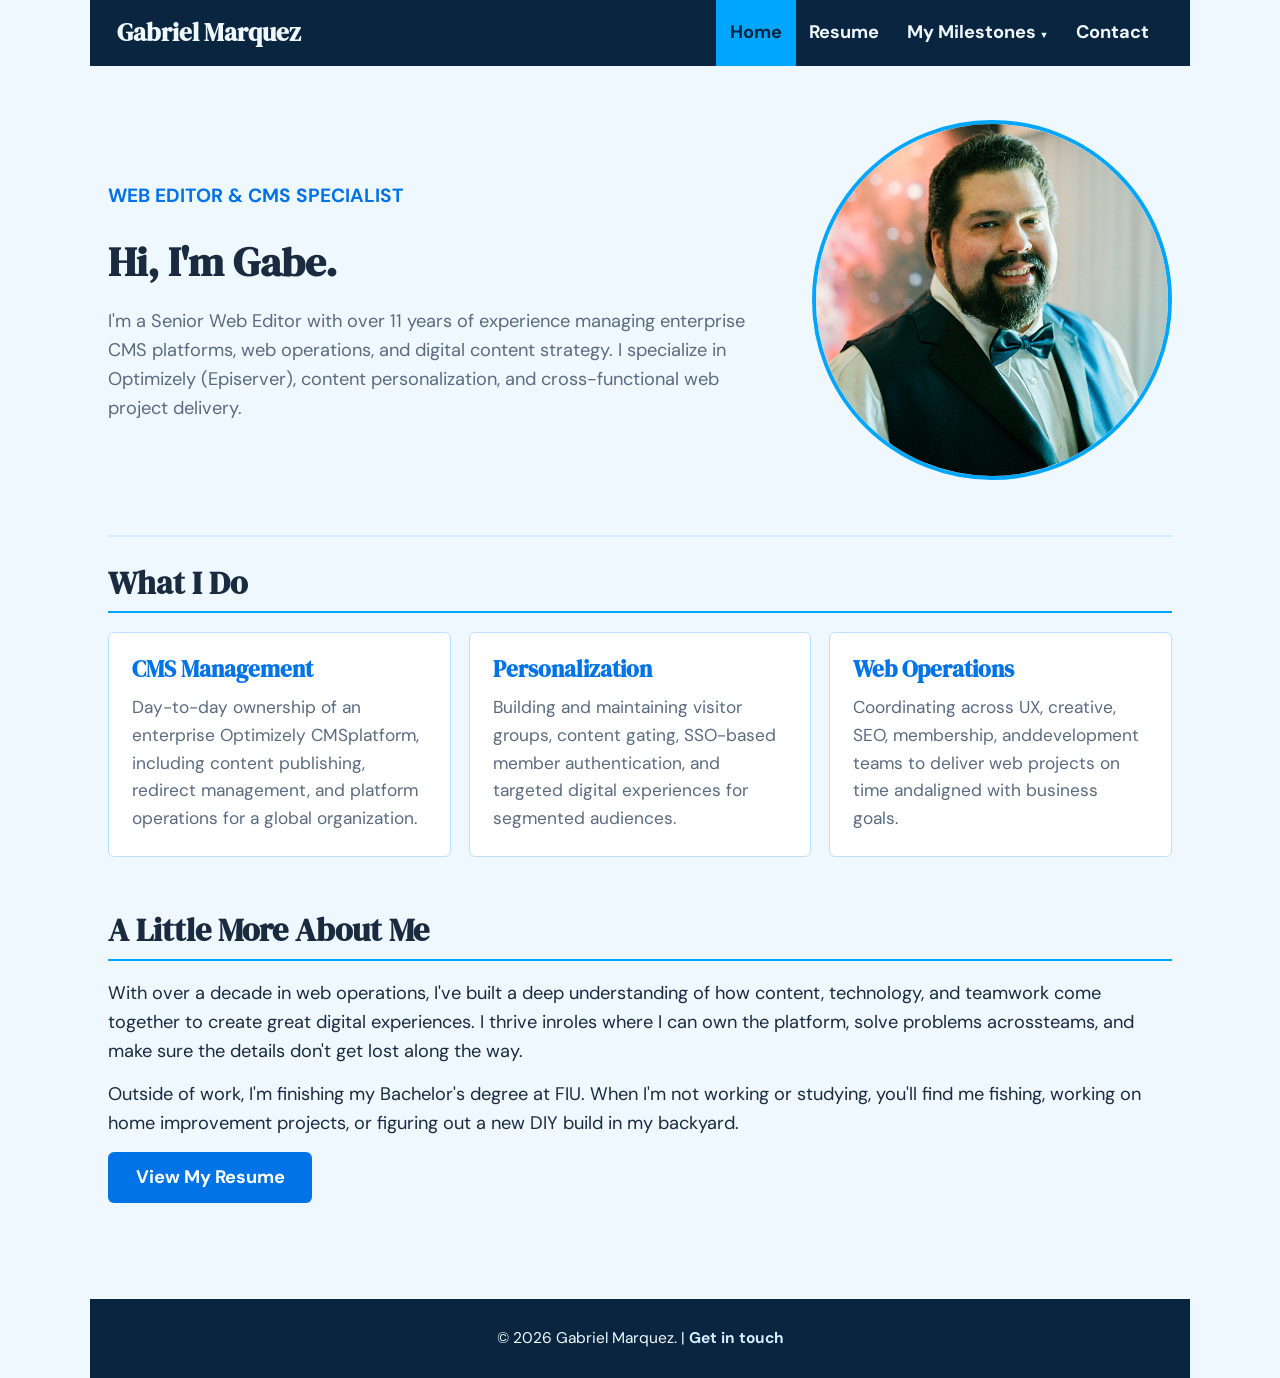
<file: index.html>
<!DOCTYPE html>
<!--
    Author: Gabriel Marquez
    Date: April 12, 2026
    Description: Home page for final project.
    Introduces visitor to the site with hero section, highlight cards, and
    brief personal background. Links to all other pages.
-->
<html lang="en">
<head>
    <meta charset="UTF-8">
    <meta name="viewport" content="width=device-width, initial-scale=1.0">
    <meta name="description" content="Personal website of Gabriel Marquez, Web Editor and CMS Specialist based in Rockledge, Florida.">
    <title>Gabriel Marquez | Web Editor and CMS Specialist</title>
    <link rel="stylesheet" href="https://fonts.googleapis.com/css2?family=DM+Sans:wght@400;700&family=DM+Serif+Display&display=swap">
    <link rel="stylesheet" href="styles/styles.css">
</head>
<body>

    <header>
        <div class="site-name"><a href="index.html">Gabriel Marquez</a></div>

        <nav class="navbar">
            <input type="checkbox" id="checkbox-toggle">
            <label for="checkbox-toggle" class="menu-btn"></label>
            <ul class="menu">
                <li><a class="current">Home</a></li>
                <li><a href="resume.html">Resume</a></li>
                <li><a href="milestones.html">My Milestones<small></small></a>
                    <ul class="submenu">
                        <li><a href="wedding.html">Our Wedding</a></li>
                        <li><a href="japan.html">Japan Trip</a></li>
                    </ul>
                </li>
                <li><a href="contact.html">Contact</a></li>
            </ul>
        </nav>
    </header>

<main>

    <section class="hero">
        <div class="hero-text">
            <p class="tagline">Web Editor &amp; CMS Specialist</p>
            <h1>Hi, I'm Gabe.</h1>
            <p class="intro">I'm a Senior Web Editor with over 11 years of experience managing enterprise CMS platforms, web operations, and digital content strategy. I specialize in Optimizely (Episerver), content personalization, and cross-functional web project delivery.</p>
        </div>
        <div class="hero-photo">
            <img src="images/Gabe-Headshot.png" alt="Photo of Gabriel Marquez">
        </div>
    </section>

    <section>
        <div class="section-header">
            <h2>What I Do</h2>
        </div>
        <div class="highlights">
            <div class="highlight-card">
                <h3>CMS Management</h3>
                <p>Day-to-day ownership of an enterprise Optimizely CMSplatform, including content publishing, redirect management, and platform operations for a global organization.</p>
            </div>
            <div class="highlight-card">
                <h3>Personalization</h3>
                <p>Building and maintaining visitor groups, content gating, SSO-based member authentication, and targeted digital experiences for segmented audiences.</p>
            </div>
            <div class="highlight-card">
                <h3>Web Operations</h3>
                <p>Coordinating across UX, creative, SEO, membership, anddevelopment teams to deliver web projects on time andaligned with business goals.</p>
            </div>
        </div>
    </section>

    <section>
        <div class="section-header">
            <h2>A Little More About Me</h2>
        </div>
        <p>With over a decade in web operations, I've built a deep understanding of how content, technology, and teamwork come together to create great digital experiences. I thrive inroles where I can own the platform, solve problems acrossteams, and make sure the details don't get lost along the way.</p>
        <p>Outside of work, I'm finishing my Bachelor's degree at FIU. When I'm not working or studying, you'll find me fishing, working on home improvement projects, or figuring out a new DIY build in my backyard.</p>
        <p><a href="resume.html" class="btn">View My Resume</a></p>
    </section>

</main>

<footer>
    <p>&copy; 2026 Gabriel Marquez. |
    <a href="contact.html">Get in touch</a></p>
</footer>

</body>
</html>
</file>
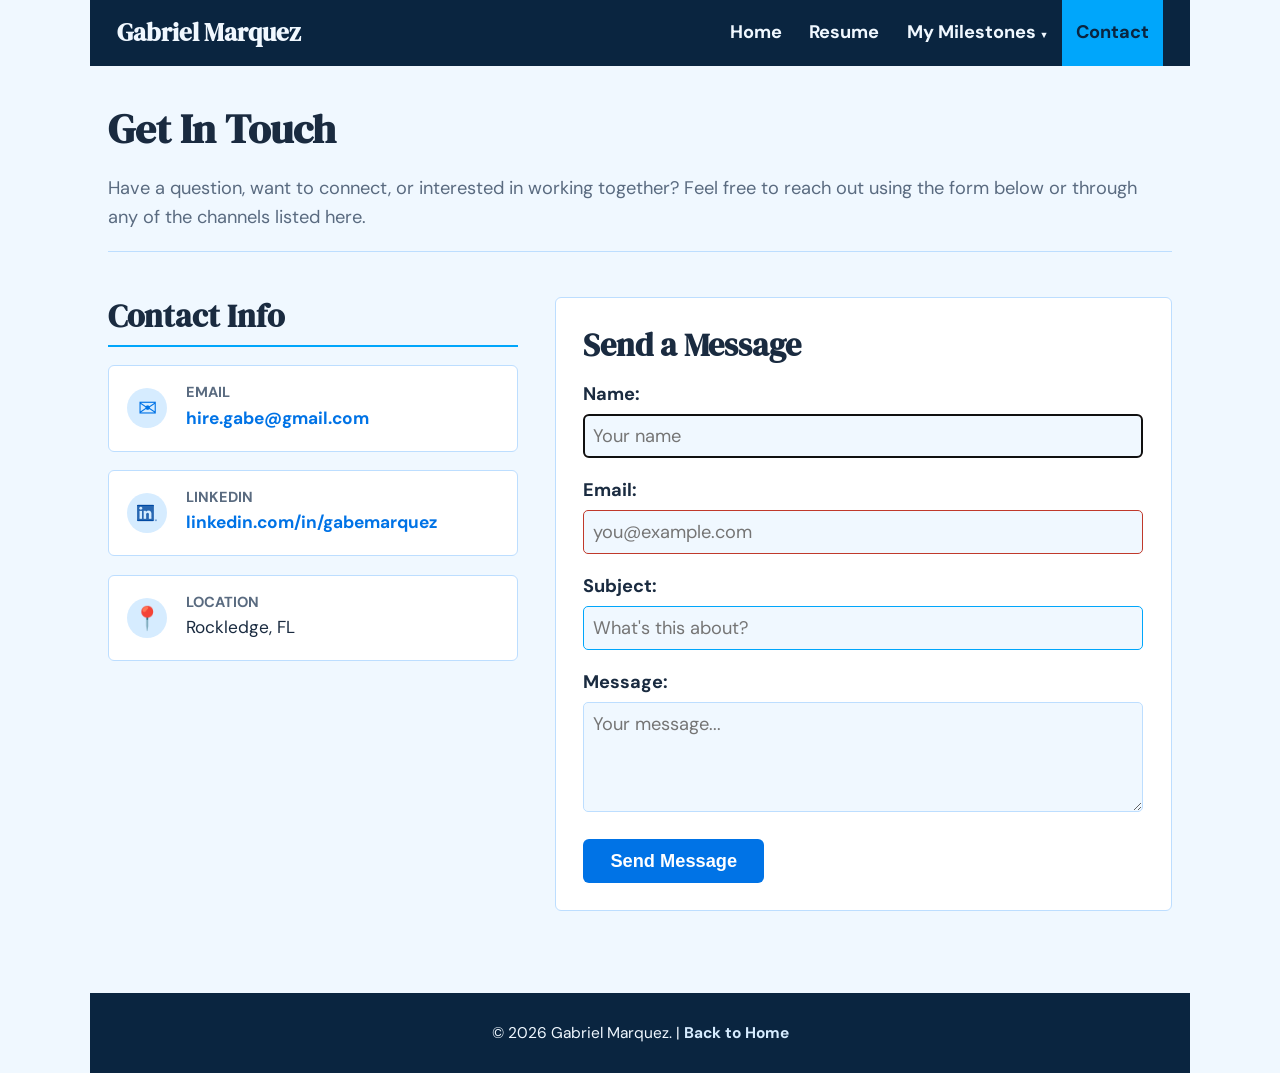
<file: contact.html>
<!DOCTYPE html>
<!--
    Author: Gabriel Marquez
    Date: April 12, 2026
    Description: Contact page for Gabriel Marquez personal website final
    project. Includes contact information, a mailto link, and a contact
    form with validation.
-->
<html lang="en">
<head>
    <meta charset="UTF-8">
    <meta name="viewport" content="width=device-width, initial-scale=1.0">
    <meta name="description" content="Get in touch with Gabriel Marquez via email, LinkedIn, or the contact form.">
    <title>Contact | Gabriel Marquez</title>
    <link rel="stylesheet" href="https://fonts.googleapis.com/css2?family=DM+Sans:wght@400;700&family=DM+Serif+Display&display=swap">
    <link rel="stylesheet" href="styles/styles.css">
</head>
<body>

    <header>
        <div class="site-name"><a href="index.html">Gabriel Marquez</a></div>

        <nav class="navbar">
            <input type="checkbox" id="checkbox-toggle">
            <label for="checkbox-toggle" class="menu-btn"></label>
            <ul class="menu">
                <li><a href="index.html">Home</a></li>
                <li><a href="resume.html">Resume</a></li>
                <li><a href="milestones.html">My Milestones<small></small></a>
                    <ul class="submenu">
                        <li><a href="wedding.html">Our Wedding</a></li>
                        <li><a href="japan.html">Japan Trip</a></li>
                    </ul>
                </li>
                <li><a class="current">Contact</a></li>
            </ul>
        </nav>
    </header>

    <main>

        <h1>Get In Touch</h1>
        <p class="page-intro">Have a question, want to connect, or interested in working together? Feel free to reach out using the form below or through any of the channels listed here.</p>

        <section class="contact-layout">

            <div class="contact-info">
                <div class="section-header">
                    <h2>Contact Info</h2>
                </div>

                <div class="info-item">
                    <div class="icon">&#9993;</div>
                    <div>
                        <h3>Email</h3>
                        <p><a href="mailto:hire.gabe@gmail.com">hire.gabe@gmail.com</a></p>
                    </div>
                </div>

            <div class="info-item">
                <div class="icon">
                    <img src="images/LI-In-Bug.png" alt="LinkedIn" width="20" height="20">
                </div>
                <div>
                    <h3>LinkedIn</h3>
                    <p><a href="https://linkedin.com/in/gabemarquez" target="_blank">linkedin.com/in/gabemarquez</a></p>
                </div>
            </div>

            <div class="info-item">
                <div class="icon">&#128205;</div>
                <div>
                    <h3>Location</h3>
                    <p>Rockledge, FL</p>
                </div>
                </div>
            </div>

            <div class="contact-form">
                <h2>Send a Message</h2>

                <form action="https://formspree.io/f/xvzvvpeg" method="post">
                    <div class="form-group">
                        <label for="name">Name:</label>
                        <input type="text" id="name" name="name" placeholder="Your name" required autofocus>
                    </div>
                    <div class="form-group">
                        <label for="email">Email:</label>
                        <input type="email" id="email" name="email" placeholder="you@example.com" required>
                    </div>
                    <div class="form-group">
                        <label for="subject">Subject:</label>
                        <input type="text" id="subject" name="subject" placeholder="What's this about?">
                    </div>
                    <div class="form-group">
                        <label for="message">Message:</label>
                        <textarea id="message" name="message" placeholder="Your message..." required></textarea>
                    </div>
                    <button type="submit" class="btn">Send Message</button>
                </form>
            </div>

        </section>

    </main>

    <footer>
        <p>&copy; 2026 Gabriel Marquez. | <a href="index.html">Back to Home</a></p>
    </footer>

</body>
</html>
</file>
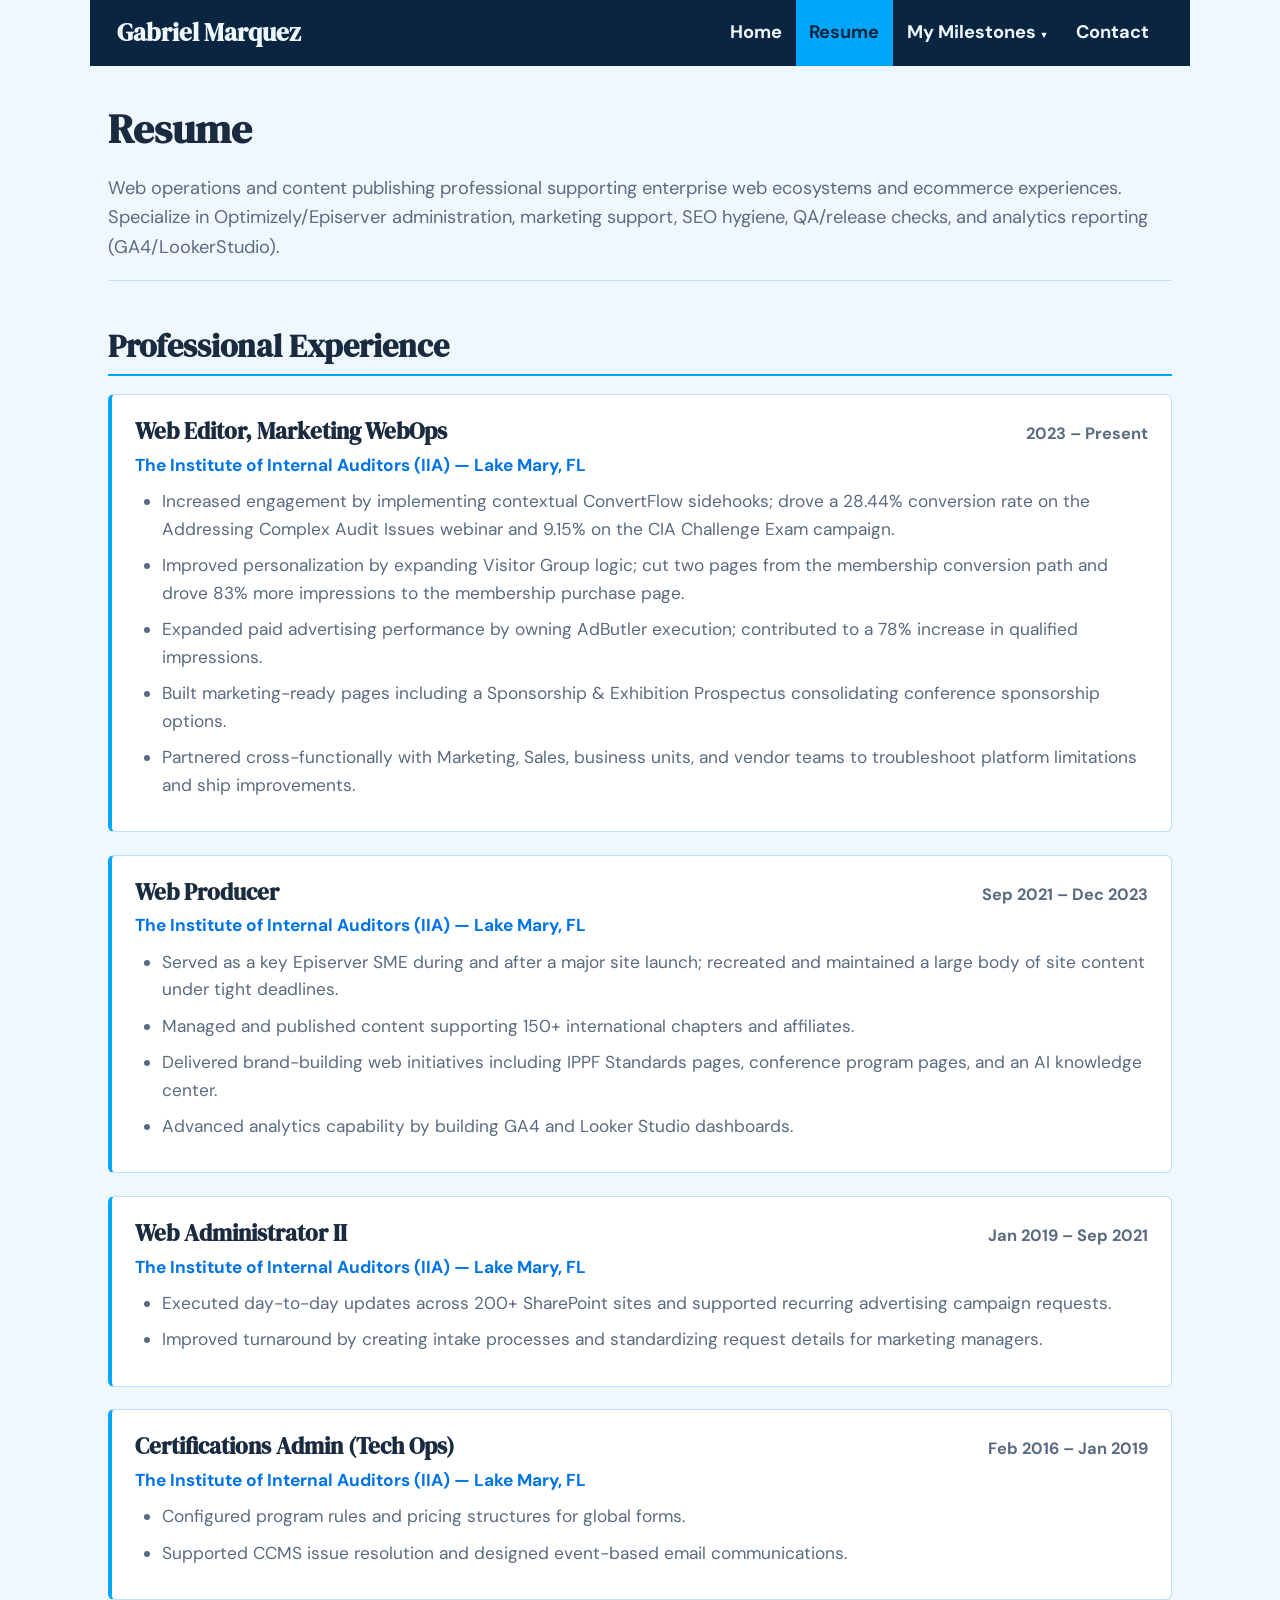
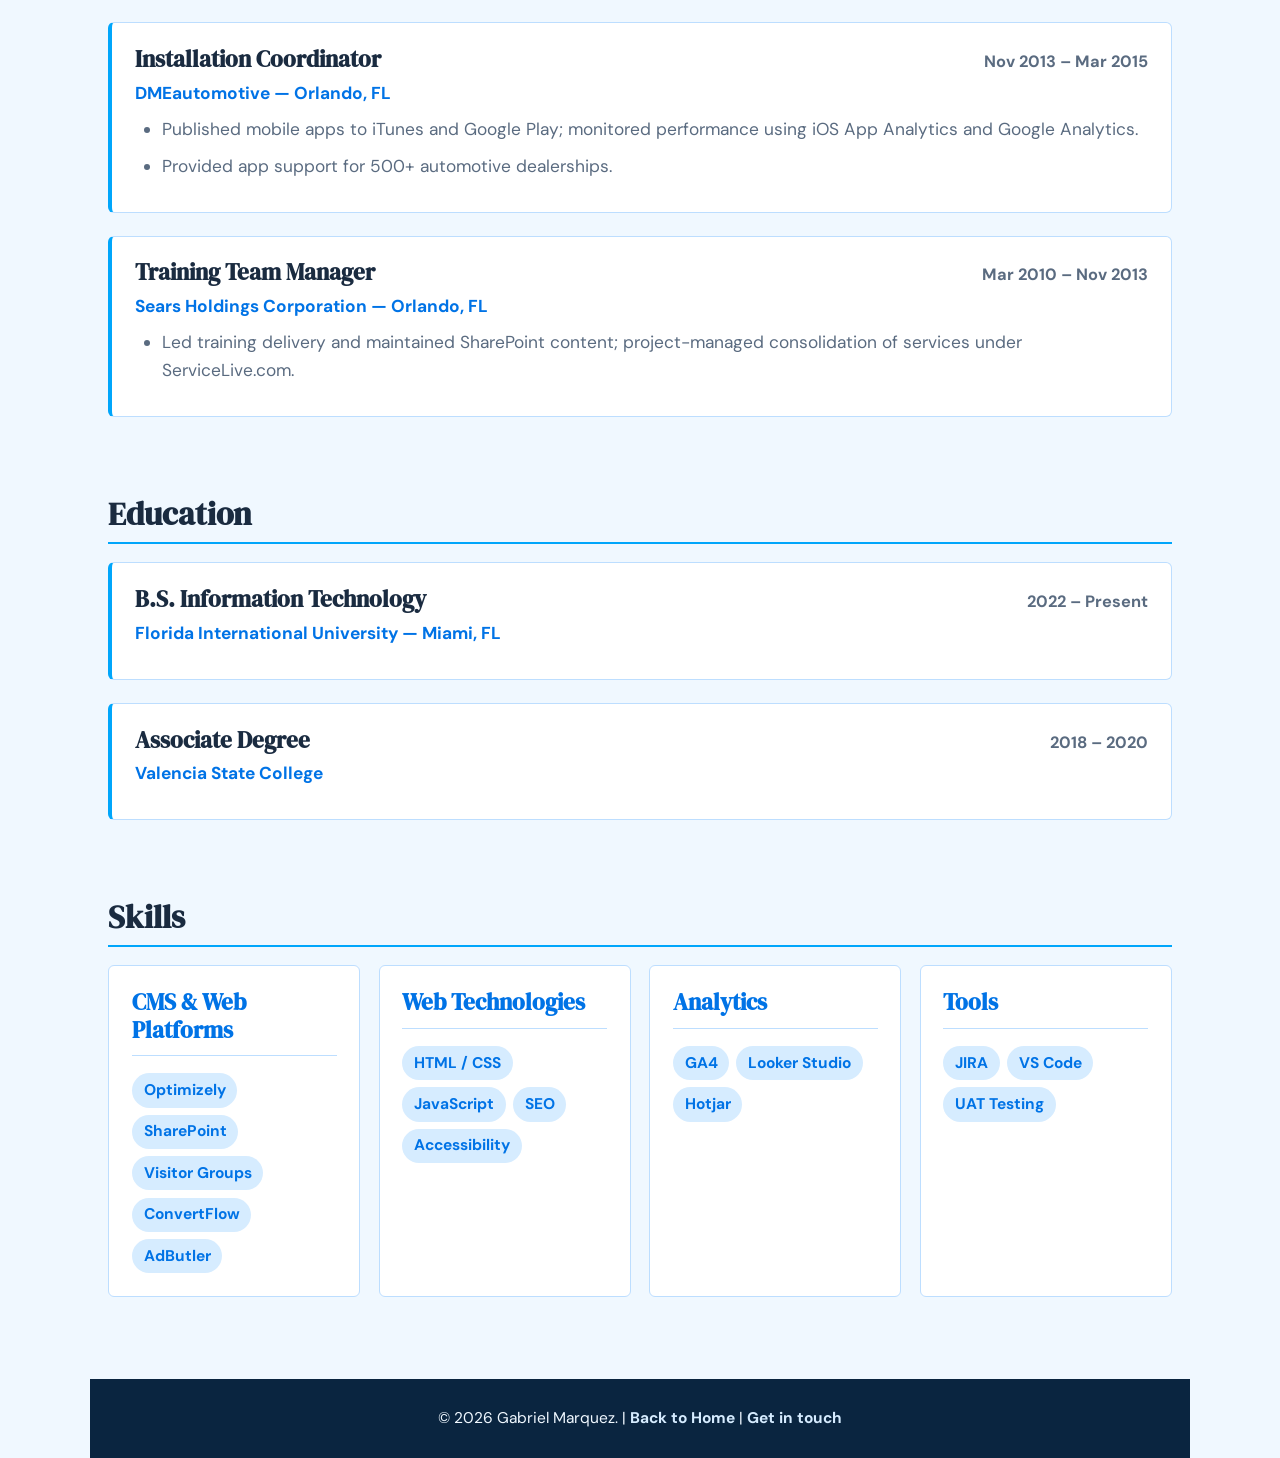
<file: resume.html>
<!DOCTYPE html>
<!--
Author: Gabriel Marquez
Date: April 12, 2026
Description: Resume page for Gabriel Marquez personal website final project.
Displays professional experience, education, and skills.
-->
<html lang="en">
<head>
    <meta charset="UTF-8">
    <meta name="viewport" content="width=device-width, initial-scale=1.0">
    <meta name="description" content="Professional resume of Gabriel Marquez showing experience at the Institute of Internal Auditors and other roles.">
    <title>Resume | Gabriel Marquez</title>
    <link rel="stylesheet" href="https://fonts.googleapis.com/css2?family=DM+Sans:wght@400;700&family=DM+Serif+Display&display=swap">
    <link rel="stylesheet" href="styles/styles.css">
</head>
<body>

    <header>
        <div class="site-name"><a href="index.html">Gabriel Marquez</a></div>

        <nav class="navbar">
            <input type="checkbox" id="checkbox-toggle">
            <label for="checkbox-toggle" class="menu-btn"></label>
            <ul class="menu">
                <li><a href="index.html">Home</a></li>
                <li><a class="current">Resume</a></li>
                <li><a href="milestones.html">My Milestones<small></small></a>
                    <ul class="submenu">
                        <li><a href="wedding.html">Our Wedding</a></li>
                        <li><a href="japan.html">Japan Trip</a></li>
                    </ul>
                </li>
                <li><a href="contact.html">Contact</a></li>
            </ul>
        </nav>
    </header>

    <main>

        <h1>Resume</h1>
        <p class="page-intro">Web operations and content publishing professional supporting enterprise web ecosystems and ecommerce experiences. Specialize in Optimizely/Episerver administration, marketing support, SEO hygiene, QA/release checks, and analytics reporting (GA4/LookerStudio).</p>

        <section>
            <div class="section-header">
                <h2>Professional Experience</h2>
            </div>

            <article class="job">
                <div class="job-header">
                    <h3>Web Editor, Marketing WebOps</h3>
                    <span class="dates">2023 &ndash; Present</span>
                </div>
                <p class="company">The Institute of Internal Auditors (IIA) &mdash; Lake Mary, FL</p>
                <ul>
                    <li>Increased engagement by implementing contextual ConvertFlow sidehooks; drove a 28.44% conversion rate on the Addressing Complex Audit Issues webinar and 9.15% on the CIA Challenge Exam campaign.</li>
                    <li>Improved personalization by expanding Visitor Group logic; cut two pages from the membership conversion path and drove 83% more impressions to the membership purchase page.</li>
                    <li>Expanded paid advertising performance by owning AdButler execution; contributed to a 78% increase in qualified impressions.</li>
                    <li>Built marketing-ready pages including a Sponsorship &amp; Exhibition Prospectus consolidating conference sponsorship options.</li>
                    <li>Partnered cross-functionally with Marketing, Sales, business units, and vendor teams to troubleshoot platform limitations and ship improvements.</li>
                </ul>
            </article>

            <article class="job">
                <div class="job-header">
                    <h3>Web Producer</h3>
                    <span class="dates">Sep 2021 &ndash; Dec 2023</span>
                </div>
                <p class="company">The Institute of Internal Auditors (IIA) &mdash; Lake Mary, FL</p>
                <ul>
                    <li>Served as a key Episerver SME during and after a major site launch; recreated and maintained a large body of site content under tight deadlines.</li>
                    <li>Managed and published content supporting 150+ international chapters and affiliates.</li>
                    <li>Delivered brand-building web initiatives including IPPF Standards pages, conference program pages, and an AI knowledge center.</li>
                    <li>Advanced analytics capability by building GA4 and Looker Studio dashboards.</li>
                </ul>
            </article>

            <article class="job">
                <div class="job-header">
                    <h3>Web Administrator II</h3>
                    <span class="dates">Jan 2019 &ndash; Sep 2021</span>
                </div>
                <p class="company">The Institute of Internal Auditors (IIA) &mdash; Lake Mary, FL</p>
                <ul>
                    <li>Executed day-to-day updates across 200+ SharePoint sites and supported recurring advertising campaign requests.</li>
                    <li>Improved turnaround by creating intake processes and standardizing request details for marketing managers.</li>
                </ul>
            </article>

            <article class="job">
                <div class="job-header">
                    <h3>Certifications Admin (Tech Ops)</h3>
                    <span class="dates">Feb 2016 &ndash; Jan 2019</span>
                </div>
                <p class="company">The Institute of Internal Auditors (IIA) &mdash; Lake Mary, FL</p>
                <ul>
                    <li>Configured program rules and pricing structures for global forms.</li>
                    <li>Supported CCMS issue resolution and designed event-based email communications.</li>
                </ul>
            </article>

            <article class="job">
                <div class="job-header">
                    <h3>Installation Coordinator</h3>
                    <span class="dates">Nov 2013 &ndash; Mar 2015</span>
                </div>
                <p class="company">DMEautomotive &mdash; Orlando, FL</p>
                <ul>
                    <li>Published mobile apps to iTunes and Google Play; monitored performance using iOS App Analytics and Google Analytics.</li>
                    <li>Provided app support for 500+ automotive dealerships.</li>
                </ul>
            </article>

            <article class="job">
                <div class="job-header">
                    <h3>Training Team Manager</h3>
                    <span class="dates">Mar 2010 &ndash; Nov 2013</span>
                </div>
                <p class="company">Sears Holdings Corporation &mdash; Orlando, FL</p>
                <ul>
                    <li>Led training delivery and maintained SharePoint content; project-managed consolidation of services under ServiceLive.com.</li>
                </ul>
            </article>
        </section>

        <section>
            <div class="section-header">
                <h2>Education</h2>
            </div>

            <div class="education-item">
                <div class="job-header">
                    <h3>B.S. Information Technology</h3>
                    <span class="dates">2022 &ndash; Present</span>
                </div>
                <p class="company">Florida International University &mdash; Miami, FL</p>
            </div>

            <div class="education-item">
                <div class="job-header">
                    <h3>Associate Degree</h3>
                    <span class="dates">2018 &ndash; 2020</span>
                </div>
                <p class="company">Valencia State College</p>
            </div>
        </section>

        <section>
            <div class="section-header">
                <h2>Skills</h2>
            </div>

            <div class="skills-grid">
                <div class="skill-group">
                    <h3>CMS &amp; Web Platforms</h3>
                <div class="skill-tags">
                    <span class="skill-tag">Optimizely</span>
                    <span class="skill-tag">SharePoint</span>
                    <span class="skill-tag">Visitor Groups</span>
                    <span class="skill-tag">ConvertFlow</span>
                    <span class="skill-tag">AdButler</span>
                </div>
            </div>
                <div class="skill-group">
                    <h3>Web Technologies</h3>
                <div class="skill-tags">
                    <span class="skill-tag">HTML / CSS</span>
                    <span class="skill-tag">JavaScript</span>
                    <span class="skill-tag">SEO</span>
                    <span class="skill-tag">Accessibility</span>
                </div>
            </div>
                <div class="skill-group">
                    <h3>Analytics</h3>
                <div class="skill-tags">
                    <span class="skill-tag">GA4</span>
                    <span class="skill-tag">Looker Studio</span>
                    <span class="skill-tag">Hotjar</span>
                </div>
            </div>
                <div class="skill-group">
                    <h3>Tools</h3>
                <div class="skill-tags">
                    <span class="skill-tag">JIRA</span>
                    <span class="skill-tag">VS Code</span>
                    <span class="skill-tag">UAT Testing</span>
                    </div>
                </div>
            </div>
        </section>

    </main>

    <footer>
        <p>&copy; 2026 Gabriel Marquez. |
            <a href="index.html">Back to Home</a> |
            <a href="contact.html">Get in touch</a>
        </p>
    </footer>

</body>
</html>
</file>
<file: styles/styles.css>
/*
Author: Gabriel Marquez
Date: April 12, 2026
Description: Main stylesheet for Gabriel Marquez personal website
final project. Uses techniques from Murach's HTML and CSS, 6th Edition
(chapters 1-14, 16) including flexbox, grid, media queries, and
mobile-first responsive design.
*/

/*  RESET (Ch 5)  */
* {
    margin: 0;
    padding: 0;
    box-sizing: border-box;
}

/*  CSS VARIABLES (Ch 4)  */
:root {
    --dark: #0A2540;
    --medium: #0073E6;
    --bright: #00A6FB;
    --light: #D6ECFF;
    --cream: #F0F8FF;
    --text: #1A2B40;
    --text-light: #5A6B80;
    --border: #BDDEFF;
    --surface: #FFFFFF;
    --dark_menu: #0A2540;
    --light_menu: #F0F8FF;
}

/*  DEFAULT STYLES / FLUID TYPOGRAPHY (Ch 6)  */
body {
    font-family: "DM Sans", Arial, Helvetica, sans-serif;
    font-size: calc(90% + 0.3vw);
    line-height: 1.6;
    color: var(--text);
    background-color: var(--cream);
    width: min(95%, 1100px);
    margin: 0 auto;
}

h1, h2, h3 {
    font-family: "DM Serif Display", Georgia, serif;
    line-height: 1.2;
    padding: 0.5em 0;
}

h1 { font-size: 225%; }
h2 { font-size: 175%; }
h3 { font-size: 125%; }

p {
    padding-bottom: 0.75em;
}

img {
    max-width: 100%;
    height: auto;
}

a:link, a:visited {
    color: var(--medium);
    text-decoration: none;
    font-weight: bold;
}

a:hover, a:focus {
    color: var(--bright);
    text-decoration: underline;
}

/*  HEADER (Ch 5, 7)  */
header {
    background-color: var(--dark_menu);
    padding: 1em;

    & .site-name {
        font-family: "DM Serif Display", Georgia, serif;
        font-size: 135%;
        color: var(--light_menu);
        text-align: center;
    }

    & .site-name a:link,
    & .site-name a:visited {
        color: var(--light_menu);
        text-decoration: none;
    }

    & .site-name a:hover,
    & .site-name a:focus {
        color: var(--bright);
        text-decoration: none;
    }
}

/*  NAVIGATION MENU (Ch 7, 8) - MOBILE FIRST  */
.navbar {
    position: relative;
    background-color: var(--dark_menu);

    & ul {
        list-style-type: none;
        margin: 0;
        padding: 0;
    }

    & a {
        display: block;
        padding: 0.5em 1em;
        color: var(--light_menu);
        text-decoration: none;
        font-weight: bold;
    }

    & a:hover,
    & a:focus {
        background-color: var(--medium);
        color: var(--light_menu);
        text-decoration: none;
    }

    & a.current {
        background-color: var(--bright);
        color: var(--dark);
    }
}

/* Menu starts hidden on mobile */
.menu {
    display: none;
}

/* Hamburger toggle button */
#checkbox-toggle {
    display: none;
}

.menu-btn {
    display: block;
    padding: 0.5em 1em;
    color: var(--light_menu);
    font-size: 150%;
    cursor: pointer;
}

.menu-btn::after {
    content: "\2630";
}

#checkbox-toggle:checked ~ .menu {
    display: block;
}

/*  SUBMENU (Ch 7)  */
.menu li:has(.submenu) {
    position: relative;

    & small {
        margin-left: 0.25em;
    }

    & small::after {
        content: "\25B6";
        font-size: 60%;
    }

    &:hover > .submenu {
        display: block;
    }
}

.submenu {
    display: none;
    position: absolute;
    top: 0;
    left: 100%;
    background-color: var(--dark_menu);
    width: 180px;
    z-index: 200;
}

.submenu a {
    padding: 0.5em 1em;
    font-size: 90%;
}

/*  MAIN CONTENT (Ch 5)  */
main {
    background-color: var(--cream);
    padding: 1em;
    min-height: 60vh;
}

/*  HOME PAGE - HERO (Ch 6 - flexbox)  */
.hero {
    display: flex;
    flex-direction: column;
    align-items: center;
    text-align: center;
    padding: 2em 0;
    border-bottom: 2px solid var(--light);

    & .tagline {
        font-size: 105%;
        color: var(--medium);
        font-weight: bold;
        text-transform: uppercase;
        padding-bottom: 0.25em;
    }

    & .intro {
        color: var(--text-light);
        max-width: 600px;
    }
}

.hero-photo {
    width: clamp(150px, 40%, 220px);
    aspect-ratio: 1 / 1;
    border-radius: 50%;
    overflow: hidden;
    border: 4px solid var(--bright);
    margin-bottom: 1em;

    & img {
        width: 100%;
        height: 100%;
        object-fit: cover;
    }
}

/*  SECTION HEADER  */
.section-header {
    padding-bottom: 0.5em;
    margin-bottom: 1em;
    border-bottom: 2px solid var(--bright);

    & h2 {
        padding: 0;
    }
}

section {
    padding: 1.5em 0;
}

/*  HIGHLIGHT CARDS (Ch 14 - grid)  */
.highlights {
    display: grid;
    grid-template-columns: 1fr;
    gap: 1em;
}

.highlight-card {
    background-color: var(--surface);
    border: 1px solid var(--border);
    border-radius: 6px;
    padding: 1.25em;

    & h3 {
        color: var(--medium);
        padding-top: 0;
    }

    & p {
        color: var(--text-light);
        font-size: 95%;
        padding-bottom: 0;
    }
}

/*  BUTTON (Ch 12)  */
.btn {
    display: inline-block;
    padding: 0.6em 1.5em;
    color: white;
    background-color: var(--medium);
    font-weight: bold;
    border: none;
    border-radius: 6px;
    cursor: pointer;
    font-size: inherit;
    text-decoration: none;
}

.btn:link,
.btn:visited {
    color: white;
    text-decoration: none;
}

.btn:hover,
.btn:focus {
    background-color: var(--bright);
    color: white;
    text-decoration: none;
}

/*  RESUME PAGE (Ch 5, 6)  */
.job, .education-item {
    background-color: var(--surface);
    border: 1px solid var(--border);
    border-left: 4px solid var(--bright);
    border-radius: 6px;
    padding: 1.25em;
    margin-bottom: 1.25em;

    & .job-header {
        display: flex;
        flex-direction: column;
    }

    & h3 {
        padding: 0;
    }

    & .dates {
        font-size: 90%;
        color: var(--text-light);
        font-weight: bold;
        padding-top: 0.25em;
    }

    & .company {
        font-size: 95%;
        color: var(--medium);
        font-weight: bold;
        padding: 0.25em 0 0.5em 0;
    }

    & ul {
        margin-left: 1.5em;
        color: var(--text-light);
    }

    & li {
        font-size: 95%;
        padding-bottom: 0.5em;
    }
}

/*  SKILLS - FLEXBOX (Ch 6)  */
.skills-grid {
    display: flex;
    flex-direction: column;
    gap: 1em;
}

.skill-group {
    background-color: var(--surface);
    border: 1px solid var(--border);
    border-radius: 6px;
    padding: 1.25em;

    & h3 {
        color: var(--medium);
        padding-top: 0;
        padding-bottom: 0.5em;
        border-bottom: 1px solid var(--border);
        margin-bottom: 0.75em;
    }
}

.skill-tags {
    display: flex;
    flex-wrap: wrap;
    gap: 0.4em;
}

.skill-tag {
    background-color: var(--light);
    color: var(--medium);
    font-size: 85%;
    font-weight: bold;
    padding: 0.3em 0.75em;
    border-radius: 20px;
}

/*  CONTACT PAGE (Ch 6, 12)  */
.contact-layout {
    display: flex;
    flex-direction: column;
    gap: 1.5em;
}

.info-item {
    display: flex;
    align-items: center;
    gap: 1em;
    padding: 1em;
    background-color: var(--surface);
    border: 1px solid var(--border);
    border-radius: 6px;
    margin-bottom: 1em;
}

.info-item .icon {
    flex-shrink: 0;
    width: 40px;
    height: 40px;
    background-color: var(--light);
    border-radius: 50%;
    display: flex;
    align-items: center;
    justify-content: center;
    font-size: 125%;
    color: var(--medium);
}

.info-item h3 {
    font-family: "DM Sans", Arial, sans-serif;
    font-size: 80%;
    text-transform: uppercase;
    color: var(--text-light);
    padding: 0 0 0.2em 0;
}

.info-item p {
    padding: 0;
    font-size: 95%;
}

/* Contact form (Ch 12) */
.contact-form {
    background-color: var(--surface);
    border: 1px solid var(--border);
    border-radius: 6px;
    padding: 1.5em;

    & h2 {
        padding-top: 0;
    }
}

.form-group {
    margin-bottom: 1em;
}

.form-group label {
    display: block;
    margin-bottom: 0.25em;
    font-weight: bold;
}

.form-group input,
.form-group textarea {
    width: 100%;
    font-size: inherit;
    padding: 0.5em;
    border: 1px solid var(--border);
    border-radius: 5px;
    background-color: var(--cream);
    font-family: inherit;
}

.form-group textarea {
    height: 6em;
    resize: vertical;
}

.form-group input:required:invalid {
    border-color: #C0392B;
}

.form-group input:required:valid,
.form-group input:valid {
    border-color: var(--bright);
}

/*  JAPAN PAGE (Ch 14 - grid, Ch 13 - video)  */
.page-intro {
    color: var(--text-light);
    padding-bottom: 1em;
    border-bottom: 1px solid var(--border);
    margin-bottom: 1em;
}

.trip-section {
    padding: 1em 0;
    margin-bottom: 1em;
}

.trip-section h3 {
    color: var(--medium);
    padding-top: 1em;
}

/* Photo grid - mobile first: 1 column */
.photo-grid {
    display: grid;
    grid-template-columns: 1fr;
    gap: 1em;
    padding-top: 1em;
}

.photo-grid figure {
    background-color: var(--surface);
    border: 1px solid var(--border);
    border-radius: 6px;
    overflow: hidden;
}

.photo-grid img {
    width: 100%;
    height: 220px;
    object-fit: cover;
}

.photo-grid figcaption {
    padding: 0.75em;
    font-size: 90%;
    color: var(--text-light);
    font-style: italic;
    text-align: center;
    background-color: var(--light);
}

/* Itinerary list (Ch 9) */
.itinerary-list {
    list-style-type: none;
    padding: 0;
    display: grid;
    grid-template-columns: 1fr;
    gap: 0.4em;
}

.itinerary-list li {
    padding: 0.5em 0.75em;
    background-color: var(--light);
    color: var(--medium);
    border-radius: 5px;
    border-left: 3px solid var(--bright);
    font-size: 95%;
}

/* Video wrapper - responsive 16:9 (Ch 13) */
.video-wrapper {
    position: relative;
    width: 100%;
    padding-bottom: 56.25%;
    height: 0;
    overflow: hidden;
    border-radius: 6px;
    margin: 1em 0;
}

.video-wrapper iframe {
    position: absolute;
    top: 0;
    left: 0;
    width: 100%;
    height: 100%;
    border: none;
 }
    
    /*  TABLE (Ch 11)  */
.trip-table {
        width: 100%;
        border-collapse: collapse;
        background-color: var(--surface);
        border: 1px solid var(--border);
        border-radius: 6px;
        overflow: hidden;
    }

    .trip-table caption {
        font-family: "DM Serif Display", Georgia, serif;
        font-size: 120%;
        color: var(--medium);
        padding: 0.5em;
        text-align: left;
        caption-side: top;
    }

    .trip-table th {
        background-color: var(--medium);
        color: white;
        text-align: left;
        padding: 0.75em;
        font-size: 95%;
    }

    .trip-table td {
        padding: 0.75em;
        border-bottom: 1px solid var(--border);
        font-size: 90%;
    }

    .trip-table tbody tr:nth-child(even) td {
        background-color: var(--light);
    }

    .trip-table .total-row td {
        background-color: var(--bright);
        font-weight: bold;
    }

    /* Responsive table - small screens (Ch 11) */
    @media only screen and (max-width: 600px) {
        .trip-table,
        .trip-table thead,
        .trip-table tbody,
        .trip-table th,
        .trip-table td,
        .trip-table tr {
            display: block;
        }

        .trip-table thead {
            display: none;
        }

        .trip-table tr {
            margin-bottom: 0.75em;
            border: 1px solid var(--border);
            border-radius: 5px;
        }

        .trip-table td {
            border: none;
            padding: 0.4em 0.75em;
        }

        .trip-table td:first-child {
            font-weight: bold;
            color: var(--medium);
            font-size: 105%;
            padding-top: 0.75em;
        }
    }

    /*  WEDDING PAGE  */
    .wedding-hero {
        text-align: center;
        padding: 1em 0 1.5em 0;
        border-bottom: 2px solid var(--light);
        margin-bottom: 1.5em;
    }

    .wedding-hero .date {
        color: var(--medium);
        font-weight: bold;
        text-transform: uppercase;
        font-size: 105%;
        letter-spacing: 0.05em;
    }

    .wedding-details-table {
        width: 100%;
        border-collapse: collapse;
        background-color: var(--surface);
        border: 1px solid var(--border);
        border-radius: 6px;
        overflow: hidden;
        margin: 1em 0;
    }

    .wedding-details-table th,
    .wedding-details-table td {
        text-align: left;
        padding: 0.75em 1em;
        border-bottom: 1px solid var(--border);
        font-size: 95%;
    }

    .wedding-details-table th {
        background-color: var(--medium);
        color: white;
        width: 35%;
    }

    .wedding-details-table tr:last-child th,
    .wedding-details-table tr:last-child td {
        border-bottom: none;
    }

    /*  BREADCRUMB (Ch 16 - usability)  */
    .breadcrumb {
        font-size: 90%;
        color: var(--text-light);
        padding: 0.75em 0 0 0;
    }

    .breadcrumb a:link,
    .breadcrumb a:visited {
        color: var(--medium);
    }

    .breadcrumb a:hover,
    .breadcrumb a:focus {
        color: var(--bright);
    }

    /*  MILESTONE CARDS  */
    .milestone-card {
        text-align: center;

        & img {
            width: 100%;
            height: 220px;
            object-fit: cover;
            border-radius: 6px;
            margin-bottom: 0.75em;
        }

        & a img:hover {
            opacity: 0.85;
            transition: opacity 0.2s;
        }

        & h3 {
            padding-top: 0.5em;
        }
    }

    /*  FOOTER  */
    footer {
        background-color: var(--dark_menu);
        color: var(--light_menu);
        text-align: center;
        padding: 1.5em 1em;
        margin-top: 2em;

        & p {
            font-size: 85%;
            padding: 0;
        }

        & a:link,
        & a:visited {
            color: var(--light);
        }

        & a:hover,
        & a:focus {
            color: var(--bright);
        }
    }

    /* MEDIA QUERIES (Ch 8) - MOBILE FIRST Expand layouts for larger viewports */

    /* Tablet and up - 745px breakpoint */
    @media only screen and (min-width: 745px) {

        /* Header becomes horizontal with nav */
        header {
            display: flex;
            justify-content: space-between;
            align-items: center;
            padding: 0 1.5em;

            & .site-name {
                text-align: left;
            }
        }

        /* Navigation becomes horizontal, hide hamburger */
        .menu {
            display: flex;
            justify-content: flex-end;
        }

        .menu-btn {
            display: none;
        }

        #checkbox-toggle:checked ~ .menu {
            display: flex;
        }

        .navbar {
            background-color: transparent;
        }

        .navbar a {
            padding: 1em 0.75em;
        }

        /* Submenu changes direction for desktop */
        .menu li:has(.submenu) small::after {
            content: "\25BC";
        }

        .submenu {
            top: 100%;
            left: 0;
            width: 180px;
        }

        /* Hero becomes two-column */
        .hero {
            flex-direction: row;
            text-align: left;
            gap: 2em;
        }

        .hero-text {
            flex-basis: 65%;
        }

        .hero-photo {
            flex-basis: 35%;
            order: 1;
        }

        .hero-text .intro {
            max-width: none;
        }

        /* Highlights become 3-column grid */
        .highlights {
            grid-template-columns: 1fr 1fr 1fr;
        }

        /* Job header becomes row */
        .job .job-header,
        .education-item .job-header {
            flex-direction: row;
            justify-content: space-between;
            align-items: baseline;
        }

        .job .dates,
        .education-item .dates {
            padding-top: 0;
        }

        /* Skills become 2-column */
        .skills-grid {
            flex-direction: row;
            flex-wrap: wrap;
        }

        .skill-group {
            flex-basis: calc(50% - 0.5em);
            flex-grow: 1;
        }

        /* Contact becomes two-column */
        .contact-layout {
            flex-direction: row;
            gap: 2em;
        }

        .contact-info {
            flex-basis: 40%;
        }

        .contact-form {
            flex-basis: 60%;
        }

        /* Photo grid becomes 2-column */
        .photo-grid {
            grid-template-columns: 1fr 1fr;
        }

        /* Itinerary list becomes 2-column */
        .itinerary-list {
            grid-template-columns: 1fr 1fr;
        }
    }

/* Desktop - 992px breakpoint */
@media only screen and (min-width: 992px) {

/* Photo grid becomes 3-column */
.photo-grid {
grid-template-columns: 1fr 1fr 1fr;
}

/* Itinerary list becomes 3-column */
.itinerary-list {
grid-template-columns: 1fr 1fr 1fr;
}

/* Skills become 4-column */
.skill-group {
flex-basis: calc(25% - 0.75em);
}
}

/* PHOTO MODAL (uses :target pseudo-class) */

/* Photo grid links - make them feel clickable */
.photo-grid figure a {
display: block;
cursor: pointer;
}

.photo-grid figure a:hover img,
.photo-grid figure a:focus img {
opacity: 0.85;
transition: opacity 0.2s;
}

/* Modal overlay - hidden by default */
.modal {
display: none;
position: fixed;
top: 0;
left: 0;
width: 100%;
height: 100%;
background-color: rgba(10, 37, 64, 0.95);
z-index: 1000;
padding: 2em;
}

/* Modal becomes visible when its ID is targeted in the URL */
.modal:target {
display: flex;
align-items: center;
justify-content: center;
}

/* Full-size image inside the modal */
.modal img {
max-width: 95%;
max-height: 90vh;
object-fit: contain;
position: relative;
z-index: 1001;
}

/* Background click area */
.modal-bg {
position: absolute;
top: 0;
left: 0;
width: 100%;
height: 100%;
z-index: 1000;
}

/* Close button (X) in the top-right */
.modal-close {
position: absolute;
top: 0.5em;
right: 0.75em;
color: white;
font-size: 2.5em;
font-weight: bold;
text-decoration: none;
z-index: 1002;
line-height: 1;
}

.modal-close:link,
.modal-close:visited {
color: white;
text-decoration: none;
}

.modal-close:hover,
.modal-close:focus {
color: var(--bright);
text-decoration: none;
}
</file>
